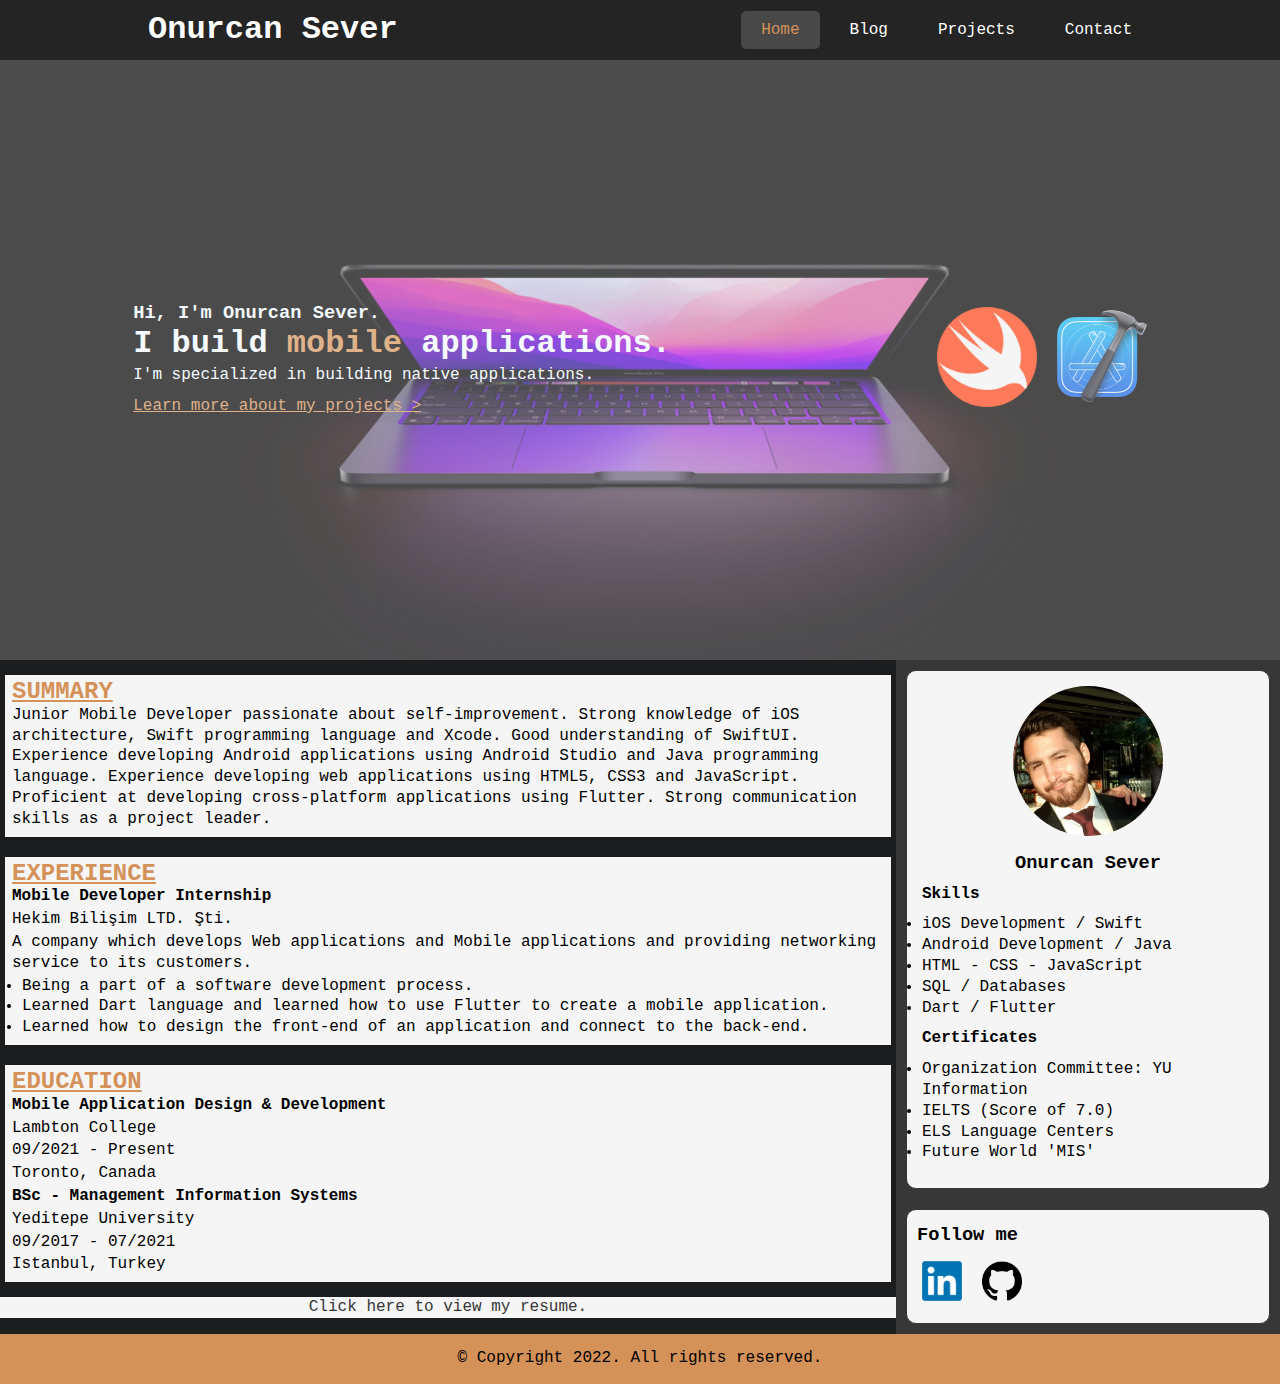
<file: index.html>
<!DOCTYPE html>
<html lang="en">
  <head>
    <meta charset="UTF-8" />
    <meta http-equiv="X-UA-Compatible" content="IE=edge" />
    <meta name="viewport" content="width=device-width, initial-scale=1.0" />
    <title>Onurcan Sever | Home Page</title>
    <link rel="stylesheet" href="css/shared.css" />
    <link rel="stylesheet" href="css/home_page.css" />
  </head>
  <body>
    <header>
      <nav class="navigation-bar">
        <div class="container">
          <h1 class="logo">
            <a href="index.html">Onurcan Sever</a>
          </h1>
          <ul>
            <li>
              <a class="current" href="index.html">Home</a>
            </li>
            <li><a href="blog_page.html">Blog</a></li>
            <li><a href="projects_page.html">Projects</a></li>
            <li><a href="contact_page.html">Contact</a></li>
          </ul>
        </div>
      </nav>

      <div class="portfolio-header">
        <div class="portfolio-content-container">
          <div class="portfolio-content">
            <h3>Hi, I'm Onurcan Sever.</h3>
            <h1>
              I build <span class="highlighted">mobile</span> applications.
            </h1>
            <p>I'm specialized in building native applications.</p>
            <a href="projects_page.html">Learn more about my projects ></a>
          </div>
          <div class="image-content">
            <img
              src="images/swift.png"
              alt="Swift Programming Language"
              class="content-image"
            />
            <img src="images/xcode.png" alt="Xcode" class="content-image" />
          </div>
        </div>
      </div>
    </header>
    <div class="main-container">
      <main class="main-content">
        <div class="resume-container">
          <div class="summary-container">
            <table>
              <tr>
                <td colspan="2" class="table-header">
                  <strong>SUMMARY</strong>
                </td>
              </tr>
              <tr>
                <td colspan="2">
                  Junior Mobile Developer passionate about self-improvement.
                  Strong knowledge of iOS architecture, Swift programming
                  language and Xcode. Good understanding of SwiftUI. Experience
                  developing Android applications using Android Studio and Java
                  programming language. Experience developing web applications
                  using HTML5, CSS3 and JavaScript. Proficient at developing
                  cross-platform applications using Flutter. Strong
                  communication skills as a project leader.
                </td>
              </tr>
            </table>
          </div>
          <div class="experience-container">
            <table>
              <tr>
                <td colspan="2" class="table-header">
                  <strong>EXPERIENCE</strong>
                </td>
              </tr>
              <tr>
                <td colspan="2">
                  <strong>Mobile Developer Internship</strong>
                </td>
              </tr>
              <tr>
                <td colspan="2">Hekim Bilişim LTD. Şti.</td>
              </tr>
              <tr>
                <td colspan="2">
                  A company which develops Web applications and Mobile
                  applications and providing networking service to its
                  customers.
                </td>
              </tr>
              <tr>
                <td colspan="2">
                  <ul>
                    <li>Being a part of a software development process.</li>
                    <li>
                      Learned Dart language and learned how to use Flutter to
                      create a mobile application.
                    </li>
                    <li>
                      Learned how to design the front-end of an application and
                      connect to the back-end.
                    </li>
                  </ul>
                </td>
              </tr>
            </table>
          </div>

          <div class="education-container">
            <table>
              <tr>
                <td colspan="2" class="table-header">
                  <strong>EDUCATION</strong>
                </td>
              </tr>
              <tr>
                <td colspan="2">
                  <strong>Mobile Application Design & Development</strong>
                </td>
              </tr>
              <tr>
                <td colspan="2">Lambton College</td>
              </tr>
              <tr>
                <td colspan="2">09/2021 - Present</td>
              </tr>
              <tr>
                <td colspan="2">Toronto, Canada</td>
              </tr>
              <tr>
                <td colspan="2">
                  <strong>BSc - Management Information Systems</strong>
                </td>
              </tr>
              <tr>
                <td colspan="2">Yeditepe University</td>
              </tr>
              <tr>
                <td colspan="2">09/2017 - 07/2021</td>
              </tr>
              <tr>
                <td colspan="2">Istanbul, Turkey</td>
              </tr>
            </table>
          </div>
        </div>
        <div class="learn-more-container">
          <a href="media/resume.pdf">Click here to view my resume.</a>
        </div>
      </main>
      <aside class="aside-content">
        <div class="card-container">
          <img
            src="images/profile-photo.jpeg"
            alt="Profile Photo"
            class="profile-photo"
          />
          <h3>Onurcan Sever</h3>

          <h4>Skills</h4>
          <ul>
            <li>iOS Development / Swift</li>
            <li>Android Development / Java</li>
            <li>HTML - CSS - JavaScript</li>
            <li>SQL / Databases</li>
            <li>Dart / Flutter</li>
          </ul>

          <h4>Certificates</h4>
          <ul>
            <li>Organization Committee: YU Information</li>
            <li>IELTS (Score of 7.0)</li>
            <li>ELS Language Centers</li>
            <li>Future World 'MIS'</li>
          </ul>
        </div>

        <div class="card-container">
          <h3>Follow me</h3>
          <a href="https://www.linkedin.com/in/onurcan-sever-237335172/"
            ><img
              src="images/linkedin.webp"
              alt="LinkedIn Logo"
              class="aside-image"
          /></a>
          <a href="https://github.com/onsever"
            ><img src="images/github.png" alt="GitHub Logo" class="aside-image"
          /></a>
        </div>
      </aside>
    </div>

    <footer class="footer-content">
      <p class="footer-text">&copy; Copyright 2022. All rights reserved.</p>
    </footer>
  </body>
</html>
</file>
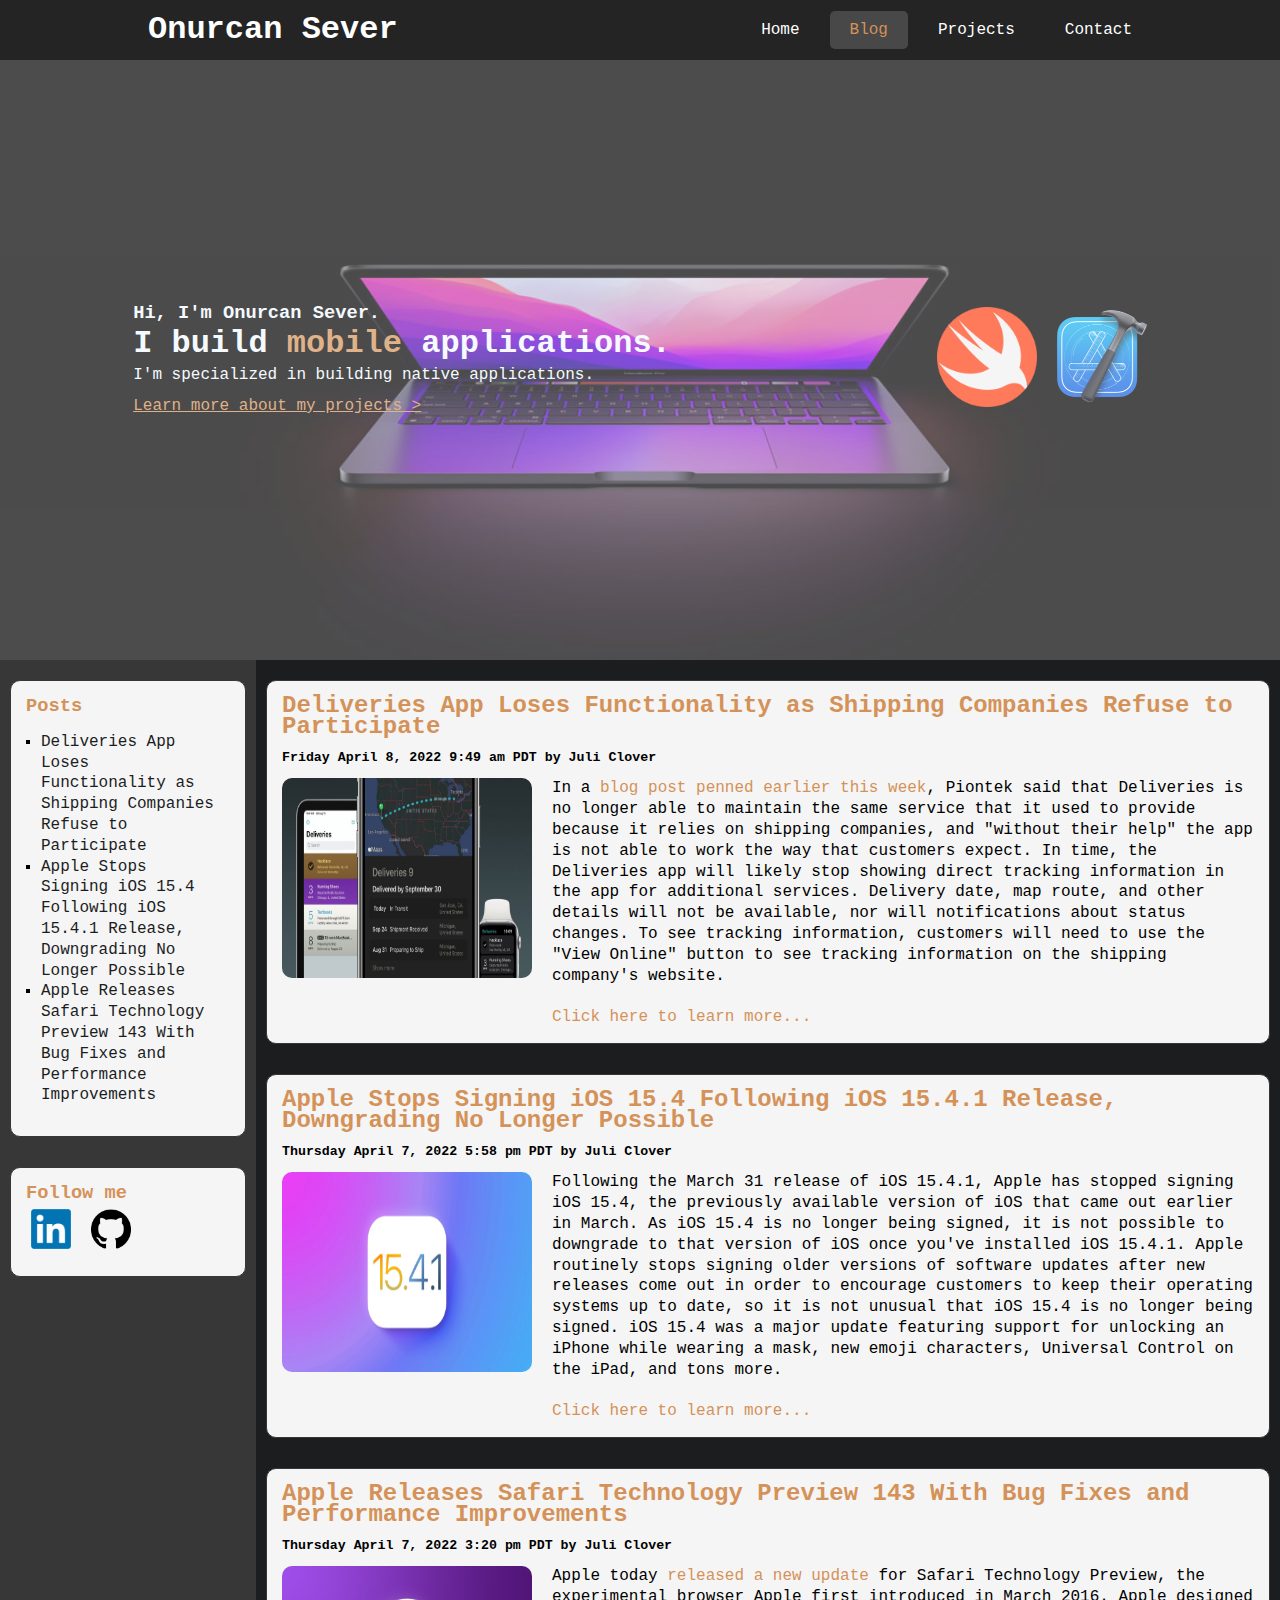
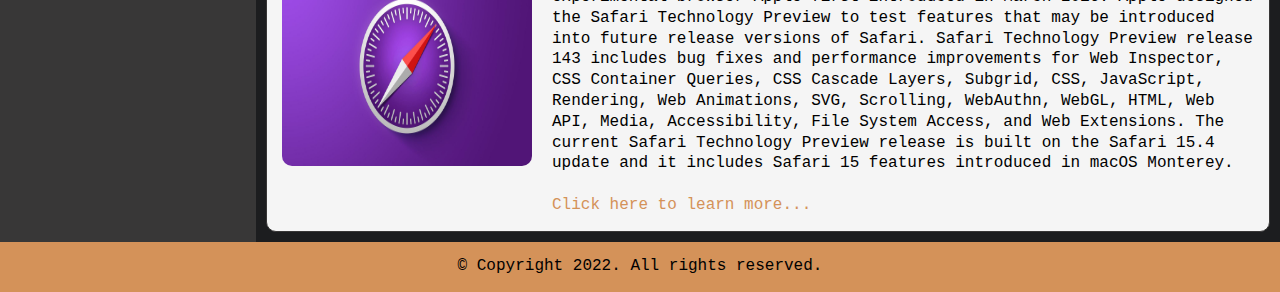
<file: blog_page.html>
<!DOCTYPE html>
<html lang="en">
  <head>
    <meta charset="UTF-8" />
    <meta http-equiv="X-UA-Compatible" content="IE=edge" />
    <meta name="viewport" content="width=device-width, initial-scale=1.0" />
    <title>Onurcan Sever | Projects</title>
    <link rel="stylesheet" href="css/shared.css" />
    <link rel="stylesheet" href="css/blog_page.css" />
  </head>
  <body>
    <header>
      <nav class="navigation-bar">
        <div class="container">
          <h1 class="logo">
            <a href="index.html">Onurcan Sever</a>
          </h1>
          <ul>
            <li><a href="index.html">Home</a></li>
            <li>
              <a class="current" href="blog_page.html">Blog</a>
            </li>
            <li>
              <a href="projects_page.html">Projects</a>
            </li>
            <li><a href="contact_page.html">Contact</a></li>
          </ul>
        </div>
      </nav>

      <div class="portfolio-header">
        <div class="portfolio-content-container">
          <div class="portfolio-content">
            <h3>Hi, I'm Onurcan Sever.</h3>
            <h1>
              I build <span class="highlighted">mobile</span> applications.
            </h1>
            <p>I'm specialized in building native applications.</p>
            <a href="projects_page.html">Learn more about my projects ></a>
          </div>
          <div class="image-content">
            <img
              src="images/swift.png"
              alt="Swift Programming Language"
              class="content-image"
            />
            <img src="images/xcode.png" alt="Xcode" class="content-image" />
          </div>
        </div>
      </div>
    </header>
    <div class="main-container">
      <aside class="aside-content">
        <div class="card-container">
          <h3 class="blog-post-heading">Posts</h3>
          <ul>
            <li>
              <a href="#post-1"
                >Deliveries App Loses Functionality as Shipping Companies Refuse
                to Participate</a
              >
            </li>
            <li>
              <a href="#post-2"
                >Apple Stops Signing iOS 15.4 Following iOS 15.4.1 Release,
                Downgrading No Longer Possible</a
              >
            </li>
            <li>
              <a href="#post-3"
                >Apple Releases Safari Technology Preview 143 With Bug Fixes and
                Performance Improvements</a
              >
            </li>
          </ul>
        </div>
        <div class="card-container">
          <h3 class="blog-post-heading">Follow me</h3>
          <a href="https://www.linkedin.com/in/onurcan-sever-237335172/"
            ><img
              src="images/linkedin.webp"
              alt="LinkedIn Logo"
              class="blog-image"
          /></a>
          <a href="https://github.com/onsever"
            ><img src="images/github.png" alt="GitHub Logo" class="blog-image"
          /></a>
        </div>
      </aside>
      <main class="main-content">
        <!-- Blog Post 1 -->
        <div class="card-container">
          <h2 class="blog-post-heading" id="post-1">
            Deliveries App Loses Functionality as Shipping Companies Refuse to
            Participate
          </h2>
          <h5 class="blog-post-info">
            Friday April 8, 2022 9:49 am PDT by Juli Clover
          </h5>
          <div class="content-container">
            <img
              src="images/blog-post-1.jpeg"
              alt="Blog Post"
              class="blog-post-image"
            />
            <p>
              In a
              <a
                href="https://junecloud.com/journal/iphone/the-future-of-deliveries.html"
                >blog post penned earlier this week</a
              >, Piontek said that Deliveries is no longer able to maintain the
              same service that it used to provide because it relies on shipping
              companies, and "without their help" the app is not able to work
              the way that customers expect. In time, the Deliveries app will
              likely stop showing direct tracking information in the app for
              additional services. Delivery date, map route, and other details
              will not be available, nor will notifications about status
              changes. To see tracking information, customers will need to use
              the "View Online" button to see tracking information on the
              shipping company's website.<br />
              <br />
              <a
                href="https://www.macrumors.com/2022/04/08/deliveries-app-losing-functionality/"
                >Click here to learn more...</a
              >
            </p>
          </div>
        </div>
        <!-- Blog Post 2 -->
        <div class="card-container">
          <h2 class="blog-post-heading" id="post-2">
            Apple Stops Signing iOS 15.4 Following iOS 15.4.1 Release,
            Downgrading No Longer Possible
          </h2>
          <h5 class="blog-post-info">
            Thursday April 7, 2022 5:58 pm PDT by Juli Clover
          </h5>
          <div class="content-container">
            <img
              src="images/blog-post-2.jpg"
              alt="Blog Post"
              class="blog-post-image"
            />
            <p>
              Following the March 31 release of iOS 15.4.1, Apple has stopped
              signing iOS 15.4, the previously available version of iOS that
              came out earlier in March. As iOS 15.4 is no longer being signed,
              it is not possible to downgrade to that version of iOS once you've
              installed iOS 15.4.1. Apple routinely stops signing older versions
              of software updates after new releases come out in order to
              encourage customers to keep their operating systems up to date, so
              it is not unusual that iOS 15.4 is no longer being signed. iOS
              15.4 was a major update featuring support for unlocking an iPhone
              while wearing a mask, new emoji characters, Universal Control on
              the iPad, and tons more.<br />
              <br />
              <a
                href="https://www.macrumors.com/2022/04/07/apple-stops-signing-ios-15-4/"
                >Click here to learn more...</a
              >
            </p>
          </div>
        </div>
        <!-- Blog Post 3 -->
        <div class="card-container">
          <h2 class="blog-post-heading" id="post-3">
            Apple Releases Safari Technology Preview 143 With Bug Fixes and
            Performance Improvements
          </h2>
          <h5 class="blog-post-info">
            Thursday April 7, 2022 3:20 pm PDT by Juli Clover
          </h5>
          <div class="content-container">
            <img
              src="images/blog-post-3.jpeg"
              alt="Blog Post"
              class="blog-post-image"
            />
            <p>
              Apple today
              <a href="https://developer.apple.com/safari/download/"
                >released a new update</a
              >
              for Safari Technology Preview, the experimental browser Apple
              first introduced in March 2016. Apple designed the Safari
              Technology Preview to test features that may be introduced into
              future release versions of Safari. Safari Technology Preview
              release 143 includes bug fixes and performance improvements for
              Web Inspector, CSS Container Queries, CSS Cascade Layers, Subgrid,
              CSS, JavaScript, Rendering, Web Animations, SVG, Scrolling,
              WebAuthn, WebGL, HTML, Web API, Media, Accessibility, File System
              Access, and Web Extensions. The current Safari Technology Preview
              release is built on the Safari 15.4 update and it includes Safari
              15 features introduced in macOS Monterey.<br />
              <br />
              <a
                href="https://www.macrumors.com/2022/04/07/apple-releases-safari-technology-preview-143/"
                >Click here to learn more...</a
              >
            </p>
          </div>
        </div>
      </main>
    </div>
    <footer class="footer-content">
      <p class="footer-text">&copy; Copyright 2022. All rights reserved.</p>
    </footer>
  </body>
</html>
</file>
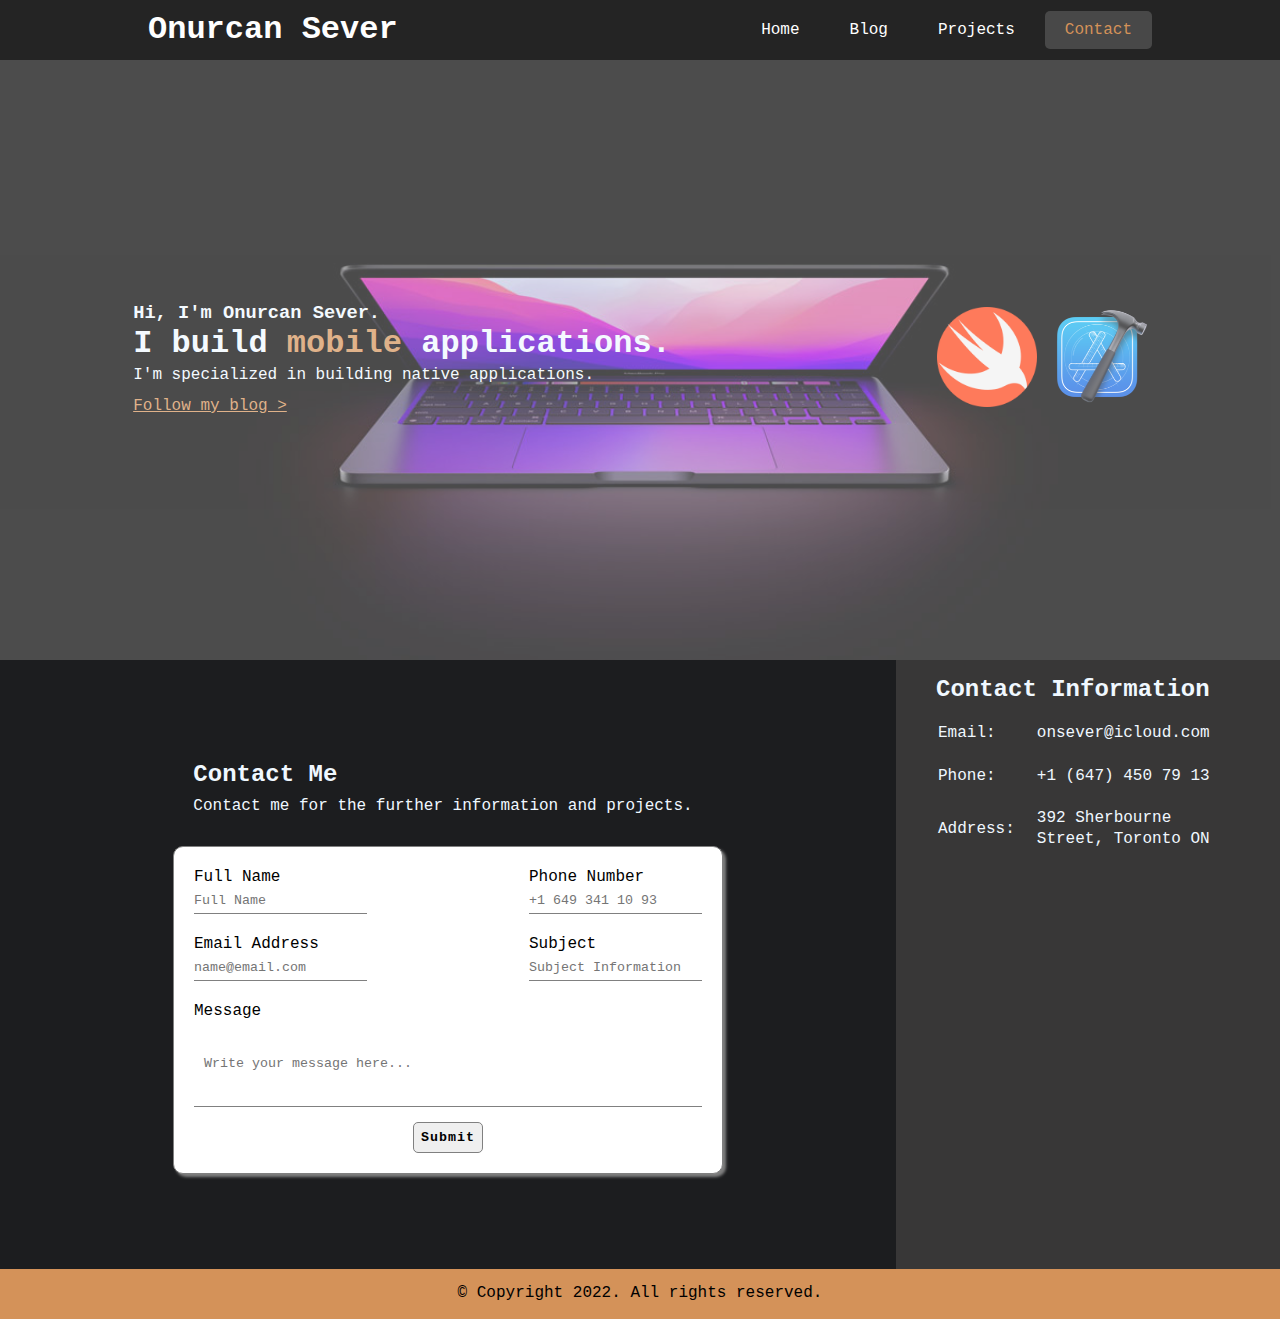
<file: contact_page.html>
<!DOCTYPE html>
<html lang="en">
  <head>
    <meta charset="UTF-8" />
    <meta http-equiv="X-UA-Compatible" content="IE=edge" />
    <meta name="viewport" content="width=device-width, initial-scale=1.0" />
    <title>Onurcan Sever | Contact</title>
    <link rel="stylesheet" href="css/shared.css" />
    <link rel="stylesheet" href="css/contact.css" />
  </head>
  <body>
    <header>
      <nav class="navigation-bar">
        <div class="container">
          <h1 class="logo">
            <a href="index.html">Onurcan Sever</a>
          </h1>
          <ul>
            <li><a href="index.html">Home</a></li>
            <li><a href="blog_page.html">Blog</a></li>
            <li>
              <a href="projects_page.html">Projects</a>
            </li>
            <li>
              <a class="current" href="contact_page.html">Contact</a>
            </li>
          </ul>
        </div>
      </nav>

      <div class="portfolio-header">
        <div class="portfolio-content-container">
          <div class="portfolio-content">
            <h3>Hi, I'm Onurcan Sever.</h3>
            <h1>
              I build <span class="highlighted">mobile</span> applications.
            </h1>
            <p>I'm specialized in building native applications.</p>
            <a href="projects_page.html">Follow my blog ></a>
          </div>
          <div class="image-content">
            <img
              src="images/swift.png"
              alt="Swift Programming Language"
              class="content-image"
            />
            <img src="images/xcode.png" alt="Xcode" class="content-image" />
          </div>
        </div>
      </div>
    </header>
    <div class="main-container">
      <main class="main-content">
        <div class="heading-container">
          <h2 class="contact-heading">Contact Me</h2>
          <p class="contact-information">
            Contact me for the further information and projects.
          </p>
        </div>
        <div class="center-container">
          <div class="form-container">
            <form action="#" id="contact-form">
              <!-- First Container -->
              <div class="name-container">
                <div class="information-container">
                  <label for="fullname" class="form-header">Full Name</label>
                  <input
                    type="text"
                    placeholder="Full Name"
                    class="form-field"
                    required
                  />
                </div>
                <div class="phone-container">
                  <label for="phone" class="form-header">Phone Number</label>
                  <input
                    type="tel"
                    placeholder="+1 649 341 10 93"
                    class="form-field"
                    required
                  />
                </div>
              </div>
              <!-- Second Container -->
              <div class="extras-container">
                <div class="email-container">
                  <label for="email" class="form-header">Email Address</label>
                  <input
                    type="email"
                    placeholder="name@email.com"
                    class="form-field"
                    required
                  />
                </div>
                <div class="subject-container">
                  <label for="subject" class="form-header">Subject</label>
                  <input
                    type="text"
                    placeholder="Subject Information"
                    class="form-field"
                    required
                  />
                </div>
              </div>
              <div class="message-container">
                <label for="message" class="form-header">Message</label>
                <input
                  type="textarea"
                  placeholder="Write your message here..."
                  class="form-field textarea"
                  required
                />
              </div>

              <button
                type="submit"
                form="contact-form"
                value="Submit"
                class="submit-button"
              >
                Submit
              </button>
            </form>
          </div>
        </div>
      </main>
      <aside class="aside-content">
        <div class="contact-container">
          <h2>Contact Information</h2>
          <table>
            <tr>
              <td>Email:</td>
              <td>onsever@icloud.com</td>
            </tr>
            <tr>
              <td>Phone:</td>
              <td>+1 (647) 450 79 13</td>
            </tr>
            <tr>
              <td>Address:</td>
              <td>392 Sherbourne Street, Toronto ON</td>
            </tr>
          </table>

          <iframe
            src="https://www.google.com/maps/embed?pb=!1m18!1m12!1m3!1d2886.2360195679603!2d-79.37599078348794!3d43.664060979121246!2m3!1f0!2f0!3f0!3m2!1i1024!2i768!4f13.1!3m3!1m2!1s0x89d4cb4e96d303f1%3A0x4f9af24d5c3c39a2!2s392%20Sherbourne%20St%2C%20Toronto%2C%20ON%20M4X%201K3!5e0!3m2!1sen!2sca!4v1649365550648!5m2!1sen!2sca"
            allowfullscreen=""
            loading="lazy"
            referrerpolicy="no-referrer-when-downgrade"
            class="googlemap"
          ></iframe>
        </div>
      </aside>
    </div>

    <footer class="footer-content">
      <p class="footer-text">&copy; Copyright 2022. All rights reserved.</p>
    </footer>
  </body>
</html>
</file>
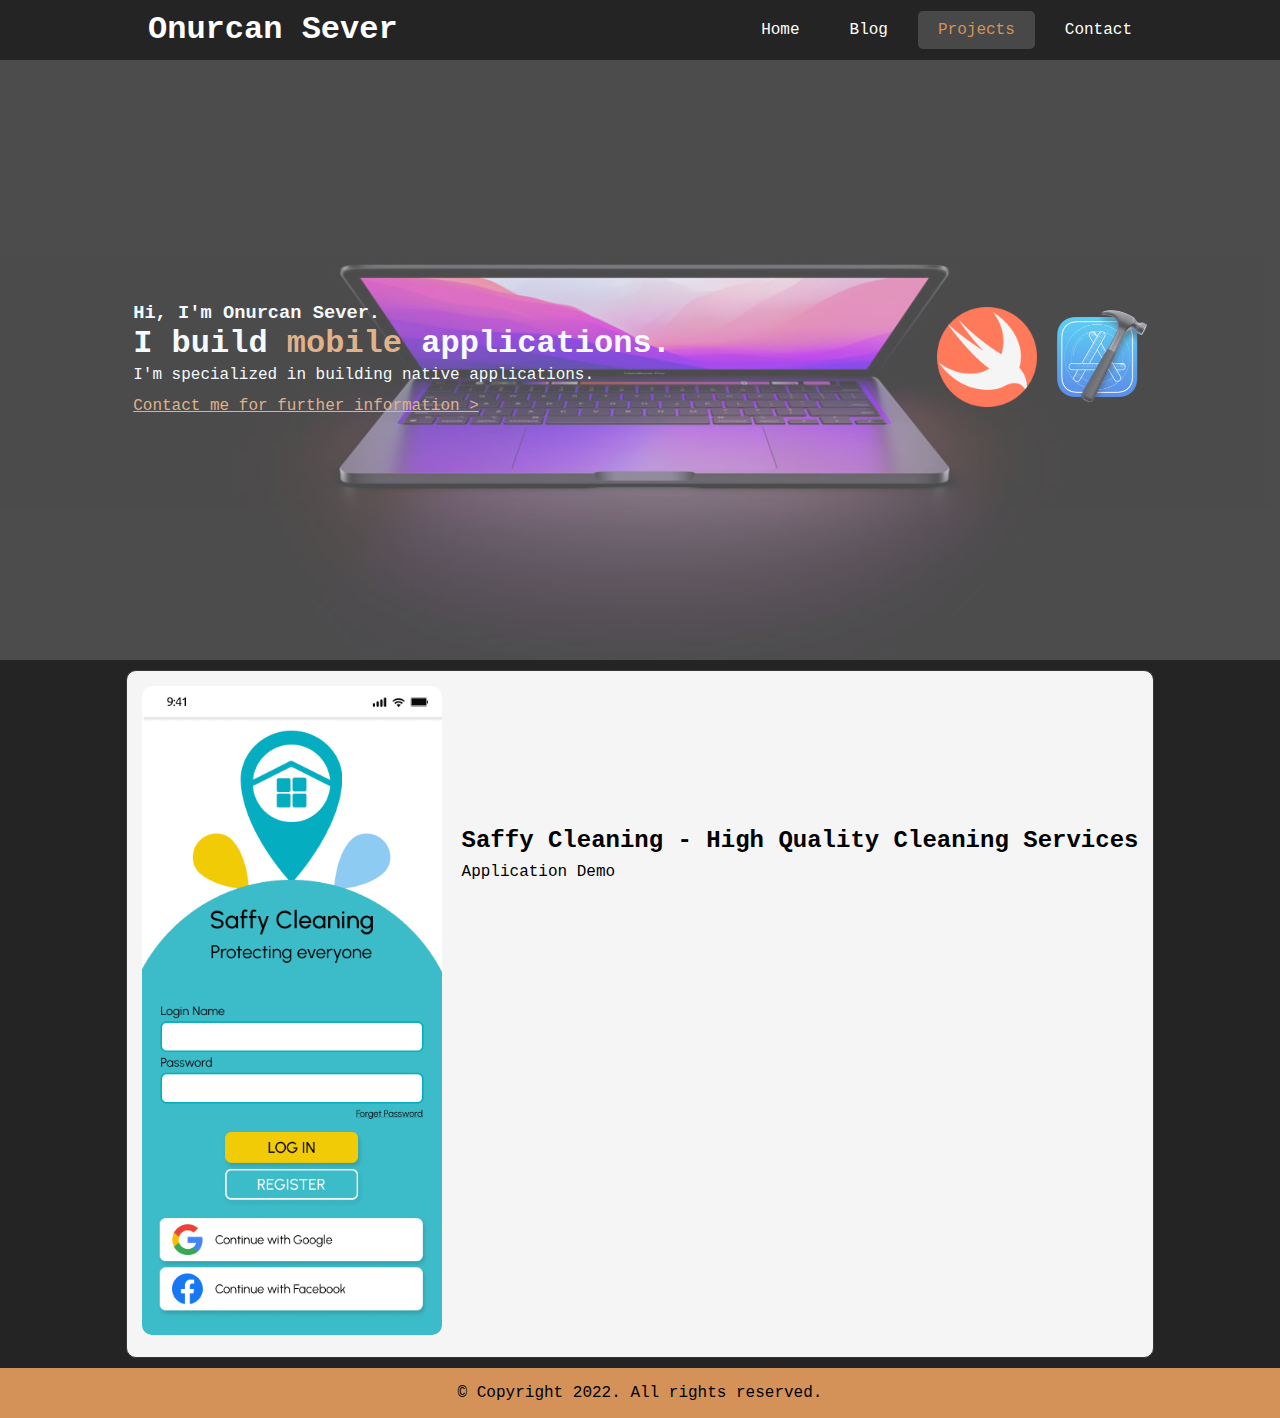
<file: projects_page.html>
<!DOCTYPE html>
<html lang="en">
  <head>
    <meta charset="UTF-8" />
    <meta http-equiv="X-UA-Compatible" content="IE=edge" />
    <meta name="viewport" content="width=device-width, initial-scale=1.0" />
    <title>Onurcan Sever | Projects</title>
    <link rel="stylesheet" href="css/shared.css" />
    <link rel="stylesheet" href="css/projects_page.css" />
  </head>
  <body>
    <header>
      <nav class="navigation-bar">
        <div class="container">
          <h1 class="logo">
            <a href="index.html">Onurcan Sever</a>
          </h1>
          <ul>
            <li><a href="index.html">Home</a></li>
            <li><a href="blog_page.html">Blog</a></li>
            <li>
              <a class="current" href="projects_page.html">Projects</a>
            </li>
            <li><a href="contact_page.html">Contact</a></li>
          </ul>
        </div>
      </nav>

      <div class="portfolio-header">
        <div class="portfolio-content-container">
          <div class="portfolio-content">
            <h3>Hi, I'm Onurcan Sever.</h3>
            <h1>
              I build <span class="highlighted">mobile</span> applications.
            </h1>
            <p>I'm specialized in building native applications.</p>
            <a href="contact_page.html">Contact me for further information ></a>
          </div>
          <div class="image-content">
            <img
              src="images/swift.png"
              alt="Swift Programming Language"
              class="content-image"
            />
            <img src="images/xcode.png" alt="Xcode" class="content-image" />
          </div>
        </div>
      </div>
    </header>
    <main class="main-content">
      <div class="projects-container">
        <div class="card-container">
          <div class="image-container">
            <img src="images/saffy-1.png" alt="Saffy 1" class="project-image" />
          </div>

          <div class="info-container">
            <h2>Saffy Cleaning - High Quality Cleaning Services</h2>
            <p>Application Demo</p>
            <iframe
              class="iframe-class"
              width="560"
              height="315"
              src="https://www.youtube.com/embed/Sd-HP0TPzEc"
              title="YouTube video player"
              frameborder="0"
              allow="accelerometer; autoplay; clipboard-write; encrypted-media; gyroscope; picture-in-picture"
              allowfullscreen
            ></iframe>
          </div>
        </div>
      </div>
    </main>
    <footer class="footer-content">
      <p class="footer-text">&copy; Copyright 2022. All rights reserved.</p>
    </footer>
  </body>
</html>
</file>
<file: css/shared.css>
* {
  margin: 0;
  padding: 0;
  box-sizing: border-box;
}

:root {
  --brandorange: rgb(212, 146, 89);
  --brandblack: rgb(36, 36, 36);
  --brandlightgray: rgb(107, 107, 107);
  --branddarkgray: rgb(72, 72, 72);
}

body {
  font-family: "Courier New", Courier, monospace;
  line-height: 1.3rem;
}

a {
  color: white;
  text-decoration: none;
}

.logo a:hover {
  color: var(--brandorange);
}

.container {
  display: flex;
  margin: 0 auto;
  width: 80%;
  text-align: center;
  align-items: center;
  justify-content: space-between;
}

.navigation-bar {
  display: flex;
  align-items: center;
  width: 100%;
  height: 60px;
  background-color: var(--brandblack);
}

.navigation-bar ul {
  display: flex;
  list-style-type: none;
}

.navigation-bar a {
  padding: 10px 20px;
  text-align: center;
}

.navigation-bar .current {
  color: var(--brandorange);
  background-color: var(--branddarkgray);
  border-radius: 5px;
}

.navigation-bar ul li a:hover {
  color: var(--brandorange);
  background-color: var(--brandlightgray);
  border-radius: 5px;
}

.navigation-bar ul li {
  margin-right: 10px;
}

.navigation-bar ul li:last-child {
  margin-right: 0;
}

.portfolio-header {
  max-width: 100%;
  height: 600px;
  overflow: hidden;
  background-image: url(../images/portfolio_image.jpeg);
  opacity: 0.7;
  background-position: center;
  background-repeat: no-repeat;
  background-size: cover;
}

.portfolio-content-container {
  display: flex;
  justify-content: space-around;
  align-items: center;
  height: 100%;
  width: 100%;
}

.portfolio-content {
  color: aliceblue;
}

.portfolio-content h1,
.portfolio-content h3,
.portfolio-content p {
  margin-bottom: 10px;
}

.portfolio-content a {
  color: var(--brandorange);
  text-decoration: underline;
}

.highlighted {
  color: var(--brandorange);
}

.content-image {
  width: 100px;
  height: 100px;
}

.footer-content {
  display: flex;
  width: 100%;
  background-color: rgb(212, 146, 89);
  height: 50px;
  justify-content: center;
  align-items: center;
}

@media all and (max-width: 767px) {
  .navigation-bar {
    height: 80px;
    justify-content: center;
    align-items: center;
    position: fixed;
    top: 0;
    z-index: 99;
  }

  .navigation-bar ul li {
    margin-right: 2px;
  }

  .navigation-bar ul li:last-child {
    margin-right: 0;
  }

  .container {
    width: 100%;
    height: 100%;
    flex-direction: column;
    align-items: center;
  }

  .logo {
    margin-top: 10px;
  }

  .navigation-bar ul {
    flex-direction: row;
    justify-content: space-evenly;
    margin-bottom: 10px;
  }

  .portfolio-content-container {
    flex-direction: column;
    justify-content: space-evenly;
  }

  .portfolio-content {
    text-align: center;
  }

  .portfolio-content h1 {
    line-height: 30px;
  }

  .portfolio-content a {
    display: inline-block;
    padding: 10px;
    margin: 10px;
    color: whitesmoke;
  }
}

@media all and (min-width: 370px) and (max-width: 375px) {
  .navigation-bar ul {
    font-size: 0.8rem;
  }
}

@media all and (min-width: 768px) and (max-width: 880px) {
  .container {
    width: 100%;
  }

  .navigation-bar {
    position: fixed;
    top: 0;
    z-index: 99;
  }
}
</file>
<file: css/home_page.css>
.main-container {
  display: flex;
}

.main-content {
  display: flex;
  justify-content: start;
  align-items: center;
  flex-direction: column;
  background-color: rgb(28, 29, 31);
  width: 70%;
}

.aside-content {
  display: flex;
  flex-direction: column;
  background-color: rgb(56, 55, 55);
  width: 30%;
}

/* Styling Main Content */
.main-content table {
  width: 100%;
  background-color: whitesmoke;
  padding: 5px;
}

.main-content table ul {
  list-style-type: disc;
  padding-left: 10px;
}

.learn-more-container {
  background-color: whitesmoke;
  width: 100%;
  text-align: center;
  margin-bottom: 10px;
}

.learn-more-container a {
  color: rgb(56, 55, 55);
}

.learn-more-container a:hover {
  color: rgb(212, 146, 89);
  text-decoration: underline;
}

.resume-container {
  width: 100%;
  margin: 10px;
}

.table-header {
  background-color: whitesmoke;
  color: rgb(212, 146, 89);
  font-size: 1.5rem;
  text-decoration: underline;
}

.summary-container {
  margin-bottom: 10px;
  padding: 5px;
}

.experience-container {
  padding: 5px;
  margin-bottom: 10px;
}

.education-container {
  padding: 5px;
}

/* Styling Aside Content */
.card-container {
  background-color: whitesmoke;
  border: 1px solid rgb(56, 55, 55);
  border-radius: 10px;
  padding: 15px;
  margin: 10px;
  text-align: center;
}

.card-container h3 {
  margin-bottom: 10px;
  margin-top: 10px;
}

.card-container h4 {
  text-align: start;
}

.card-container ul {
  text-align: start;
  margin-top: 10px;
  margin-bottom: 10px;
}

.card-container:last-child {
  text-align: start;
  padding: 10px;
}

.card-container:last-child h3 {
  margin-top: 5px;
}

.profile-photo {
  width: 150px;
  height: 150px;
  border-radius: 75px;
}

.aside-image {
  display: inline-block;
  width: 50px;
  height: 50px;
  padding: 5px;
}

@media all and (max-width: 767px) {
  .main-container {
    display: flex;
    flex-direction: column;
    justify-content: center;
    align-items: center;
    width: 100%;
  }

  .main-content {
    width: 100%;
  }

  .aside-content {
    width: 100%;
  }

  .learn-more-container a {
    display: block;
  }
}

@media all and (min-width: 370px) and (max-width: 375px) {
  .card-container {
    margin: 10px;
  }
}

@media all and (min-width: 768px) and (max-width: 880px) {
  .main-container {
    display: flex;
    flex-direction: column;
    justify-content: center;
    align-items: center;
    width: 100%;
  }

  .main-content {
    width: 100%;
  }

  .aside-content {
    align-items: center;
    width: 100%;
  }

  .learn-more-container a {
    display: block;
  }

  .card-container:last-child {
    text-align: center;
    width: 50%;
  }
}
</file>
<file: css/blog_page.css>
.main-container {
  display: flex;
}

.main-content {
  display: flex;
  justify-content: center;
  align-items: center;
  flex-direction: column;
  background-color: rgb(28, 29, 31);
  width: 80%;
}

.aside-content {
  display: flex;
  justify-content: start;
  background-color: rgb(56, 55, 55);
  flex-direction: column;
  width: 20%;
}

/* Styling Aside Content */
.card-container {
  background-color: whitesmoke;
  border: 1px solid rgb(56, 55, 55);
  border-radius: 10px;
  padding: 15px;
  margin: 10px;
  margin-top: 20px;
}

.card-container a {
  color: rgb(28, 29, 31);
}

.card-container a:hover {
  color: rgb(212, 146, 89);
  text-decoration: underline;
}

.card-container ul {
  list-style-type: square;
  padding: 15px;
}

.main-content .card-container a {
  color: rgb(212, 146, 89);
}

.blog-post-heading {
  color: rgb(212, 146, 89);
}

.blog-image {
  display: inline-block;
  width: 50px;
  height: 50px;
  padding: 5px;
}

.blog-post-info {
  padding: 10px;
  padding-left: 0px;
}

.blog-post-image {
  width: 250px;
  height: 200px;
  border-radius: 10px;
  margin-right: 20px;
}

.content-container {
  display: flex;
  justify-content: center;
  align-items: flex-start;
}

@media all and (max-width: 768px) {
  .main-container {
    display: flex;
    flex-direction: column;
    justify-content: center;
    align-items: center;
    width: 100%;
  }

  .main-content {
    width: 100%;
  }

  .aside-content {
    width: 100%;
  }

  .content-container {
    display: flex;
    flex-direction: column;
    align-items: center;
  }

  .blog-post-image {
    margin-bottom: 10px;
    width: 100%;
    margin-right: 0px;
  }
}

@media all and (min-width: 770px) and (max-width: 880px) {
  .main-container {
    display: flex;
    flex-direction: column;
    justify-content: center;
    align-items: center;
    width: 100%;
  }

  .main-content {
    width: 100%;
  }

  .aside-content {
    width: 100%;
  }
}
</file>
<file: css/contact.css>
.main-container {
  display: flex;
}

.main-content {
  display: flex;
  justify-content: center;
  align-items: center;
  flex-direction: column;
  background-color: rgb(28, 29, 31);
  width: 70%;
}

.aside-content {
  display: flex;
  justify-content: center;
  background-color: rgb(56, 55, 55);
  width: 30%;
}

/* Styling Contact Information */
tr td:first-child {
  padding-right: 20px;
}
tr td {
  padding-top: 20px;
}

.googlemap {
  margin-top: 20px;
  width: 100%;
  height: 350px;
  border: 0;
  border-radius: 10px;
}

/* Styling Contact Header */
.heading-container {
  text-align: start;
  /*margin-top: 20px;*/
  padding: 10px;
  color: aliceblue;
}

.contact-container {
  padding: 0px 40px 40px 40px;
  padding-top: 0;
  margin-top: 20px;
  color: aliceblue;
}

.contact-information {
  padding: 10px;
  padding-left: 0px;
}

.center-container {
  display: flex;
  justify-content: center;
  align-items: center;
}

/* Styling Form Containers */
.form-container {
  display: flex;
  justify-content: center;
  align-items: center;
  width: 550px;
  background-color: white;
  padding: 20px;
  border-radius: 10px;
  border: 1px solid gray;
  box-shadow: 3px 3px 3px gray;
  margin-top: 10px;
}

.form-container form {
  width: 100%;
}

.name-container {
  display: flex;
  justify-content: space-between;
  align-items: center;
  margin-bottom: 20px;
}

.extras-container {
  display: flex;
  justify-content: space-between;
  align-items: center;
  margin-bottom: 20px;
}

.message-container {
  text-align: start;
}

.message-container .textarea {
  height: 85px;
  width: 100%;
}

.message-container .textarea::placeholder {
  text-align: top;
  padding-left: 10px;
}

/* Styling Form Components */
.form-header {
  font-weight: 200;
  display: block;
}

.form-field {
  border: none;
  border-bottom: 1px solid gray;
  font-family: "Courier New", Courier, monospace;
  padding: 5px;
  padding-left: 0px;
  text-align: start;
  outline: 0;
}

.submit-button {
  display: block;
  margin: 15px auto 0 auto;
  padding: 7px;
  border: 1px solid gray;
  border-radius: 5px;
  font-family: "Courier New", Courier, monospace;
  font-weight: bold;
  cursor: pointer;
  letter-spacing: 1px;
}

.submit-button:hover {
  border-color: brown;
  color: brown;
  background-color: beige;
}

@media all and (max-width: 768px) {
  .main-container {
    display: flex;
    flex-direction: column;
    justify-content: center;
    align-items: center;
    width: 100%;
  }

  .main-content {
    width: 100%;
  }

  .aside-content {
    width: 100%;
  }

  .heading-container {
    text-align: center;
    margin-top: 20px;
  }

  .form-container {
    width: 100%;
    margin-bottom: 10px;
    /* box-shadow: 0px 0px 0px gray;
    border: 0px solid gray; */
  }
}

@media all and (min-width: 370px) and (max-width: 375px) {
  .form-container {
    padding-left: 5px;
    padding-right: 5px;
  }
}

@media all and (min-width: 770px) and (max-width: 880px) {
  .main-container {
    display: flex;
    flex-direction: column;
    justify-content: center;
    align-items: center;
    width: 100%;
  }

  .main-content {
    width: 100%;
  }

  .aside-content {
    width: 100%;
  }

  .heading-container {
    text-align: center;
    margin-top: 20px;
  }

  .center-container {
    width: 100%;
  }

  .form-container {
    width: 80%;
    margin-bottom: 20px;
  }
}
</file>
<file: css/projects_page.css>
.main-content {
  background-color: rgb(36, 36, 36);
}

.projects-container {
  display: flex;
  flex-direction: row;
  flex-wrap: wrap;
  justify-content: center;
  align-items: center;
  width: 100%;
}

.project-image {
  width: 300px;
  height: auto;
  border-radius: 10px;
}

.card-container {
  display: flex;
  background-color: whitesmoke;
  border: 1px solid rgb(56, 55, 55);
  border-radius: 10px;
  padding: 15px;
  margin: 10px;
  text-align: start;
}

.card-container p {
  margin-bottom: 10px;
}

.card-container h2 {
  margin-top: 10px;
  margin-bottom: 10px;
}

.info-container {
  display: flex;
  flex-direction: column;
  margin-left: 20px;
  justify-content: center;
}

@media all and (max-width: 768px) {
  .card-container {
    flex-direction: column;
    align-items: center;
    text-align: center;
    width: 100%;
  }

  .iframe-class {
    width: 100%;
    border-radius: 10px;
  }

  .info-container {
    margin-left: 0px;
  }
}

@media all and (min-width: 770px) and (max-width: 880px) {
  .card-container {
    flex-direction: column;
    align-items: center;
    text-align: center;
    width: 100%;
  }

  .iframe-class {
    width: 100%;
    border-radius: 10px;
  }

  .info-container {
    margin-left: 0px;
  }
}
</file>
